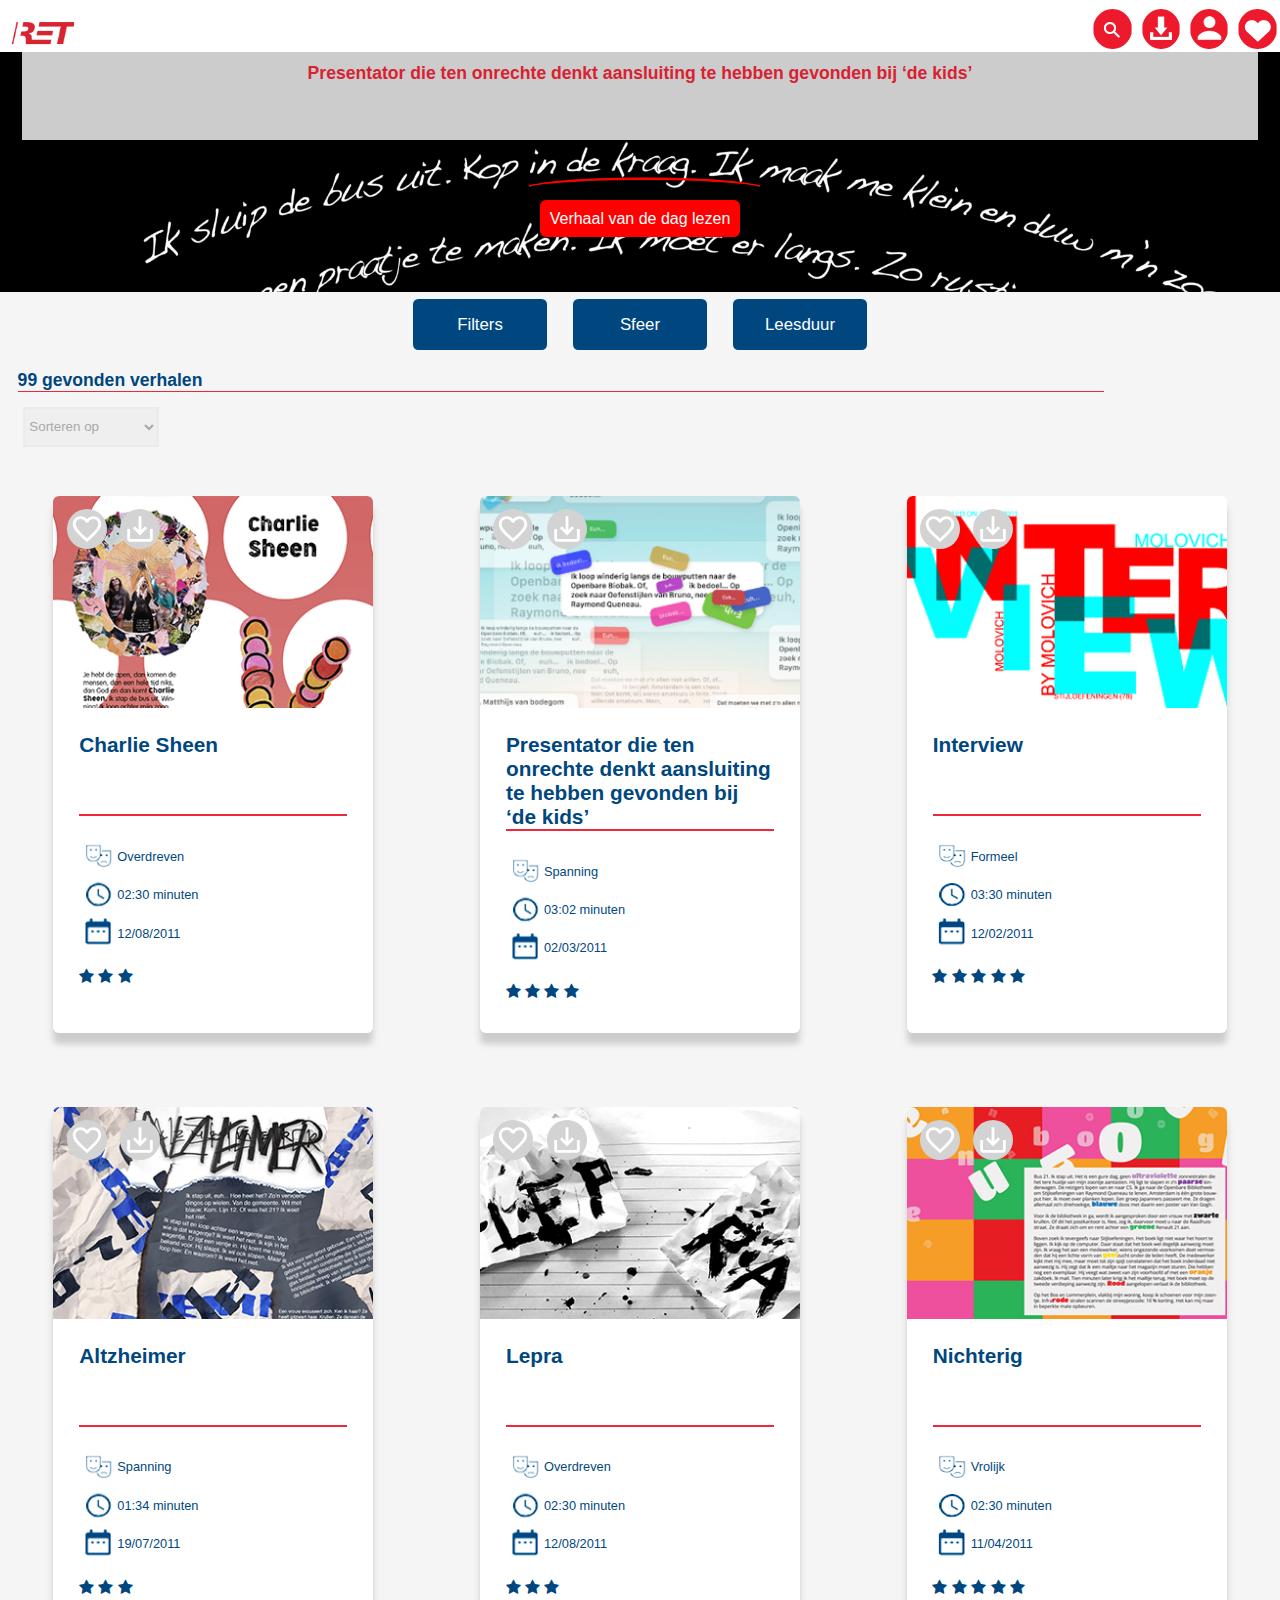
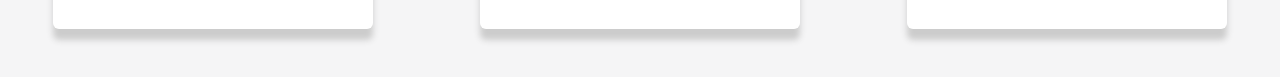
<file: Website_Marilyn_Doornink_213 HER/index.html>
<!DOCTYPE html>
<html lang="nl">

<head>
    <meta charset="UTF-8">
    <meta name="viewport" content="width=device-width, initial-scale=1.0">
    <title>Verhalen website RET</title>
    <link rel="stylesheet" type="text/css" href="css/styles2.css">
    <link rel="stylesheet" href="https://cdnjs.cloudflare.com/ajax/libs/font-awesome/4.7.0/css/font-awesome.min.css">
</head>

<body>
    <header>
        <a href=index.html> <img src="images/logo.png" alt="Logo van RET"> </a>
        <nav>
            <ul>
                <li>
                    <a href=index.html> <img src="images/zoek%20icon.png" alt="icon zoeken"> </a>
                </li>
                <li>
                    <a href=downloads.html> <img src="images/download%20icon.png" alt="icon dowloads"> </a>
                </li>
                <li>
                    <a href=account.html> <img src="images/profiel%20icon.png" alt="account dowloads"> </a>
                </li>
                <li>
                    <a href=gelikdeverhalen.html> <img src="images/like%20icon.png" alt="Like icon"> </a>
                </li>
            </ul>
        </nav>
        <h1>Verhalenwebsite van RET</h1>
    </header>

    <section>
        <h2>Presentator die ten onrechte denkt aansluiting te hebben gevonden bij ‘de kids’</h2>
        <a href="verhaal.html">Verhaal van de dag lezen </a>
    </section>

    <section>
        <ul>
            <li>Filters</li>
            <li>Sfeer</li>
            <li>Leesduur</li>
        </ul>
        <form action="gefilterd.html">
            <fieldset>
                <legend>Sfeer</legend>
                <label>
                    <input type="checkbox">
                    Formeel (9)
                </label>
                <label>
                    <input type="checkbox">
                    Avontuur (9)
                </label>
                <label>
                    <input type="checkbox">
                    Geschiedenis (4)
                </label>
                <label>
                    <input type="checkbox">
                    Grappig (8)
                </label>
                <label>
                    <input type="checkbox">
                    Vrolijk (8)
                </label>
                <label>
                    <input type="checkbox"/>
                    Gewelddadig (4)
                </label>
                <label>
                    <input type="checkbox">
                    Meertalig (3)
                </label>
                <label>
                    <input type="checkbox">
                    Spanning (6)
                </label>
                <label>
                    <input type="checkbox">
                    Overdreven (11)
                </label>
            </fieldset>

            <fieldset>
                <legend>Leesduur</legend>
                <label>
                    <input type="range">
                </label>
            </fieldset>
            <a href="index.html"> Toon gevonden verhalen</a>
        </form>
        <h2>99 gevonden verhalen </h2>
    </section>

    <select>
        <option value="0">Sorteren op</option>
        <option value="1">Recent</option>
        <option value="2">Meest gelezen</option>
        <option value="3">Meeste Likes</option>
        <option value="4">Meest gedownload</option>
        <option value="5">A-Z</option>
    </select>
    <main>
        <article>
            <picture>
                <img src='images/thumbnail3.jpg' alt="Afbeelding verhaal Charlie Sheen">
            </picture>
            <button>Like dit verhaal</button>
            <button>Download dit verhaal</button>
            <a href="verhaal.html">
                <h3>Charlie Sheen</h3>
                <footer>
                    <ul>
                        <li><img src="images/genre.png" alt="Genre">Overdreven</li>
                        <li><img src="images/leesduur.png" alt="Leesduur">02:30 minuten</li>
                        <li><img src="images/datum.png" alt="Like icon">12/08/2011</li>
                    </ul>
                    <ul>
                        <li class="fa fa-star"></li>
                        <li class="fa fa-star"></li>
                        <li class="fa fa-star"></li>
                    </ul>
                </footer>
            </a>
        </article>

        <article>
            <picture>
                <img src='images/thumbnail1.png' alt="Afbeelding verhaal Charlie Sheen">
            </picture>
            <button>Like dit verhaal</button>
            <button>Download dit verhaal</button>
            <a href="verhaal.html">
                <h3>Presentator die ten onrechte denkt aansluiting te hebben gevonden bij ‘de kids’</h3>
                <footer>
                    <ul>
                        <li><img src="images/genre.png" alt="Genre">Spanning</li>
                        <li><img src="images/leesduur.png" alt="Leesduur">03:02 minuten</li>
                        <li><img src="images/datum.png" alt="Like icon">02/03/2011</li>
                    </ul>
                    <ul>
                        <li class="fa fa-star"></li>
                        <li class="fa fa-star"></li>
                        <li class="fa fa-star"></li>
                        <li class="fa fa-star"></li>
                    </ul>
                </footer>
            </a>
        </article>
        <article>
            <picture>
                <img src='images/thumbnail2.png' alt="Afbeelding verhaal Charlie Sheen">
            </picture>
            <button>Like dit verhaal</button>
            <button>Download dit verhaal</button>
            <a href="verhaal.html">
                <h3>Interview</h3>
                <footer>
                    <ul>
                        <li><img src="images/genre.png" alt="Genre">Formeel</li>
                        <li><img src="images/leesduur.png" alt="Leesduur">03:30 minuten</li>
                        <li><img src="images/datum.png" alt="Like icon">12/02/2011</li>
                    </ul>
                    <ul>
                        <li class="fa fa-star"></li>
                        <li class="fa fa-star"></li>
                        <li class="fa fa-star"></li>
                        <li class="fa fa-star"></li>
                        <li class="fa fa-star"></li>
                    </ul>
                </footer>
            </a>
        </article>
        <article>
            <picture>
                <img src='images/thumbnail4.jpg' alt="Afbeelding verhaal Charlie Sheen">
            </picture>
            <button>Like dit verhaal</button>
            <button>Download dit verhaal</button>
            <a href="verhaal.html">
                <h3>Altzheimer</h3>
                <footer>
                    <ul>
                        <li><img src="images/genre.png" alt="Genre">Spanning</li>
                        <li><img src="images/leesduur.png" alt="Leesduur">01:34 minuten</li>
                        <li><img src="images/datum.png" alt="Like icon">19/07/2011</li>
                    </ul>
                    <ul>
                        <li class="fa fa-star"></li>
                        <li class="fa fa-star"></li>
                        <li class="fa fa-star"></li>
                    </ul>
                </footer>
            </a>
        </article>
        <article>
            <picture>
                <img src='images/thumbnail5.jpg' alt="Afbeelding verhaal Charlie Sheen">
            </picture>
            <button>Like dit verhaal</button>
            <button>Download dit verhaal</button>
            <a href="verhaal.html">
                <h3>Lepra</h3>
                <footer>
                    <ul>
                        <li><img src="images/genre.png" alt="Genre">Overdreven</li>
                        <li><img src="images/leesduur.png" alt="Leesduur">02:30 minuten</li>
                        <li><img src="images/datum.png" alt="Like icon">12/08/2011</li>
                    </ul>
                    <ul>
                        <li class="fa fa-star"></li>
                        <li class="fa fa-star"></li>
                        <li class="fa fa-star"></li>
                    </ul>
                </footer>
            </a>
        </article>
              <article>
            <picture>
                <img src='images/thumbnail6.jpg' alt="Afbeelding verhaal Charlie Sheen">
            </picture>
            <button>Like dit verhaal</button>
            <button>Download dit verhaal</button>
            <a href="verhaal.html">
                <h3>Nichterig</h3>
                <footer>
                    <ul>
                        <li><img src="images/genre.png" alt="Genre">Vrolijk</li>
                        <li><img src="images/leesduur.png" alt="Leesduur">02:30 minuten</li>
                        <li><img src="images/datum.png" alt="Like icon">11/04/2011</li>
                    </ul>
                    <ul>
                        <li class="fa fa-star"></li>
                        <li class="fa fa-star"></li>
                        <li class="fa fa-star"></li>
                        <li class="fa fa-star"></li>
                        <li class="fa fa-star"></li>
                    </ul>
                </footer>
            </a>
        </article>
    </main>
    
    <section>
<!--    melding je verhaal is geliked, je kunt deze terug vinden onder de navigatie icon likes-->
        <p>Je hebt dit verhaal geliked, dankjewel! Je kunt al je gevonden verhalen terug vinden onder het hartje in de navigatie zodat je ze altijd opnieuw kan lezen.</p>
    </section>
    
        <section>
<!--    melding je verhaal is geliked, je kunt deze terug vinden onder de navigatie icon likes-->
      
    </section>
    <script src="js/interacties.js"></script>
</body>

</html>
</file>
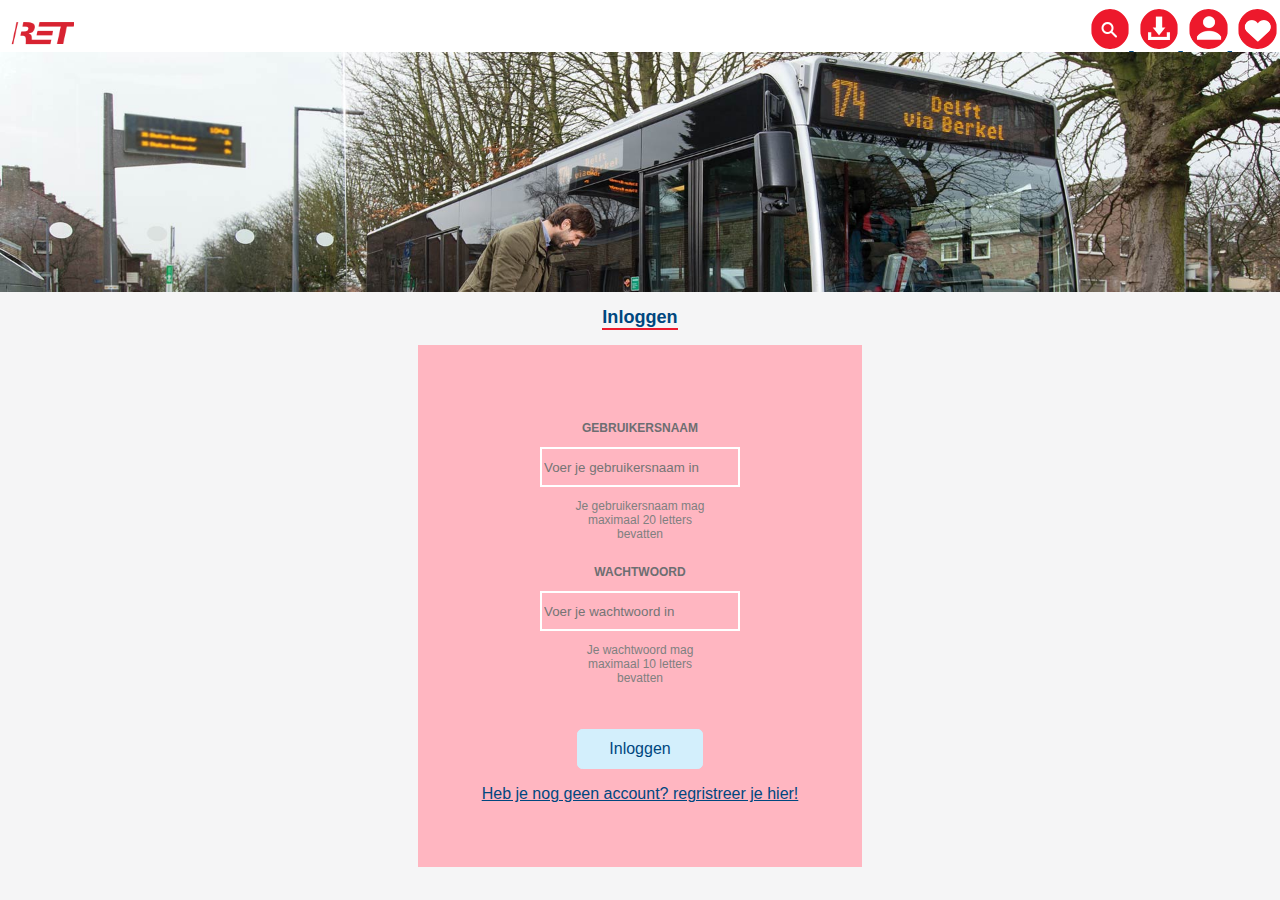
<file: Website_Marilyn_Doornink_213 HER/account.html>
<!DOCTYPE html>
<html lang="nl">

<head>
    <meta charset="UTF-8">
    <meta name="viewport" content="width=device-width, initial-scale=1.0">
    <title>Verhalen website RET | Inloggen</title>
    <link rel="stylesheet" type="text/css" href="css/styles3.css">
    <link rel="stylesheet" href="https://cdnjs.cloudflare.com/ajax/libs/font-awesome/4.7.0/css/font-awesome.min.css">
</head>

<body>

    <header>
        <a href=index.html> <img src="images/logo.png" alt="logo van ret"> </a>
        <nav>
            <ul>
                <li>
                    <a href=index.html> <img src="images/zoek%20icon.png" alt="icon zoeken"> </a>
                </li>
                <li>
                    <a href=downloads.html> <img src="images/download%20icon.png" alt="icon dowloads"> </a>
                </li>
                <li>
                    <a href=account.html> <img src="images/profiel%20icon.png" alt="account dowloads"> </a>
                </li>
                <li>
                    <a href=gelikdeverhalen.html> <img src="images/like%20icon.png" alt="Like icon"> </a>
                </li>
            </ul>
        </nav>

        <h1>Inloggen</h1>

    </header>
    <section>
        
    </section>

    <section>
        <h2>Inloggen</h2>
        <form action="index.html">
            <label for="gebruikersnaam">Gebruikersnaam </label>
            <input type="text" name="Gebruikersnaam" size=10 required id="gebruikersnaam" placeholder="Voer je gebruikersnaam in">
            <p>Je gebruikersnaam mag maximaal 20 letters bevatten</p>
            <label for="wachtwoord">Wachtwoord </label>
            <input type="password" name="Wachtwoord" size=10 required id="wachtwoord" placeholder="Voer je wachtwoord in">
            <p>Je wachtwoord mag maximaal 10 letters bevatten</p>
            <button type="submit">Inloggen</button>
            
              <a href="accountaanmaken.html">Heb je nog geen account? regristreer je hier!</a>
        </form>
        
      
        
    </section>
    
    
</body>
</file>
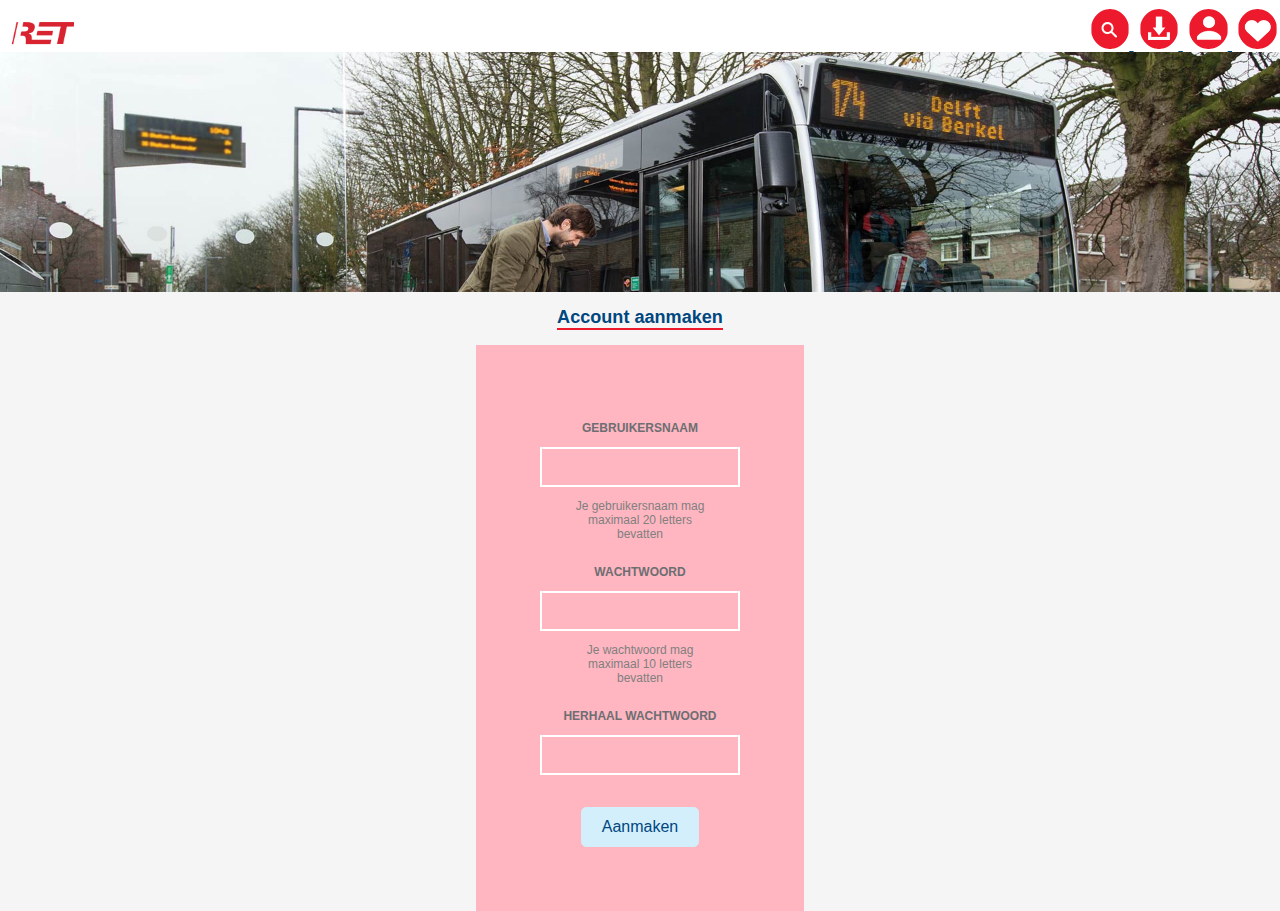
<file: Website_Marilyn_Doornink_213 HER/accountaanmaken.html>
<!DOCTYPE html>
<html lang="nl">

<head>
    <meta charset="UTF-8">
    <meta name="viewport" content="width=device-width, initial-scale=1.0">
    <title>Verhalen website RET | Account aanmaken</title>
    <link rel="stylesheet" type="text/css" href="css/styles3.css">
    <link rel="stylesheet" href="https://cdnjs.cloudflare.com/ajax/libs/font-awesome/4.7.0/css/font-awesome.min.css">
</head>

<body>

    <header>
        <a href=index.html> <img src="images/logo.png" alt="logo van ret"> </a>
        <nav>
            <ul>
                <li>
                    <a href=index.html> <img src="images/zoek%20icon.png" alt="icon zoeken"> </a>
                </li>
                <li>
                    <a href=downloads.html> <img src="images/download%20icon.png" alt="icon dowloads"> </a>
                </li>
                <li>
                    <a href=account.html> <img src="images/profiel%20icon.png" alt="account dowloads"> </a>
                </li>
                <li>
                    <a href=gelikdeverhalen.html> <img src="images/like%20icon.png" alt="Like icon"> </a>
                </li>
            </ul>
        </nav>

        <h1>Account aanmaken</h1>

    </header>

    <section>
        
    </section>

    <section>
        <h2>Account aanmaken</h2>
        <form action="account.html">
            <label for="gebruikersnaam">Gebruikersnaam </label>
            <input type="text" name="Gebruikersnaam" size=10 required id="gebruikersnaam">
            <p>Je gebruikersnaam mag maximaal 20 letters bevatten</p>
            <label for="wachtwoord">Wachtwoord </label>
            <input type="text" name="Wachtwoord" size=10 required id="wachtwoord">
            <p>Je wachtwoord mag maximaal 10 letters bevatten</p>
            <label for="herhaaldWachtwoord">Herhaal wachtwoord</label>
            <input type="text" name="Wachtwoord" size=10 required id="herhaaldWachtwoord">
            <button type="submit">Aanmaken</button>
        </form>
    </section>
    

</body>
</file>
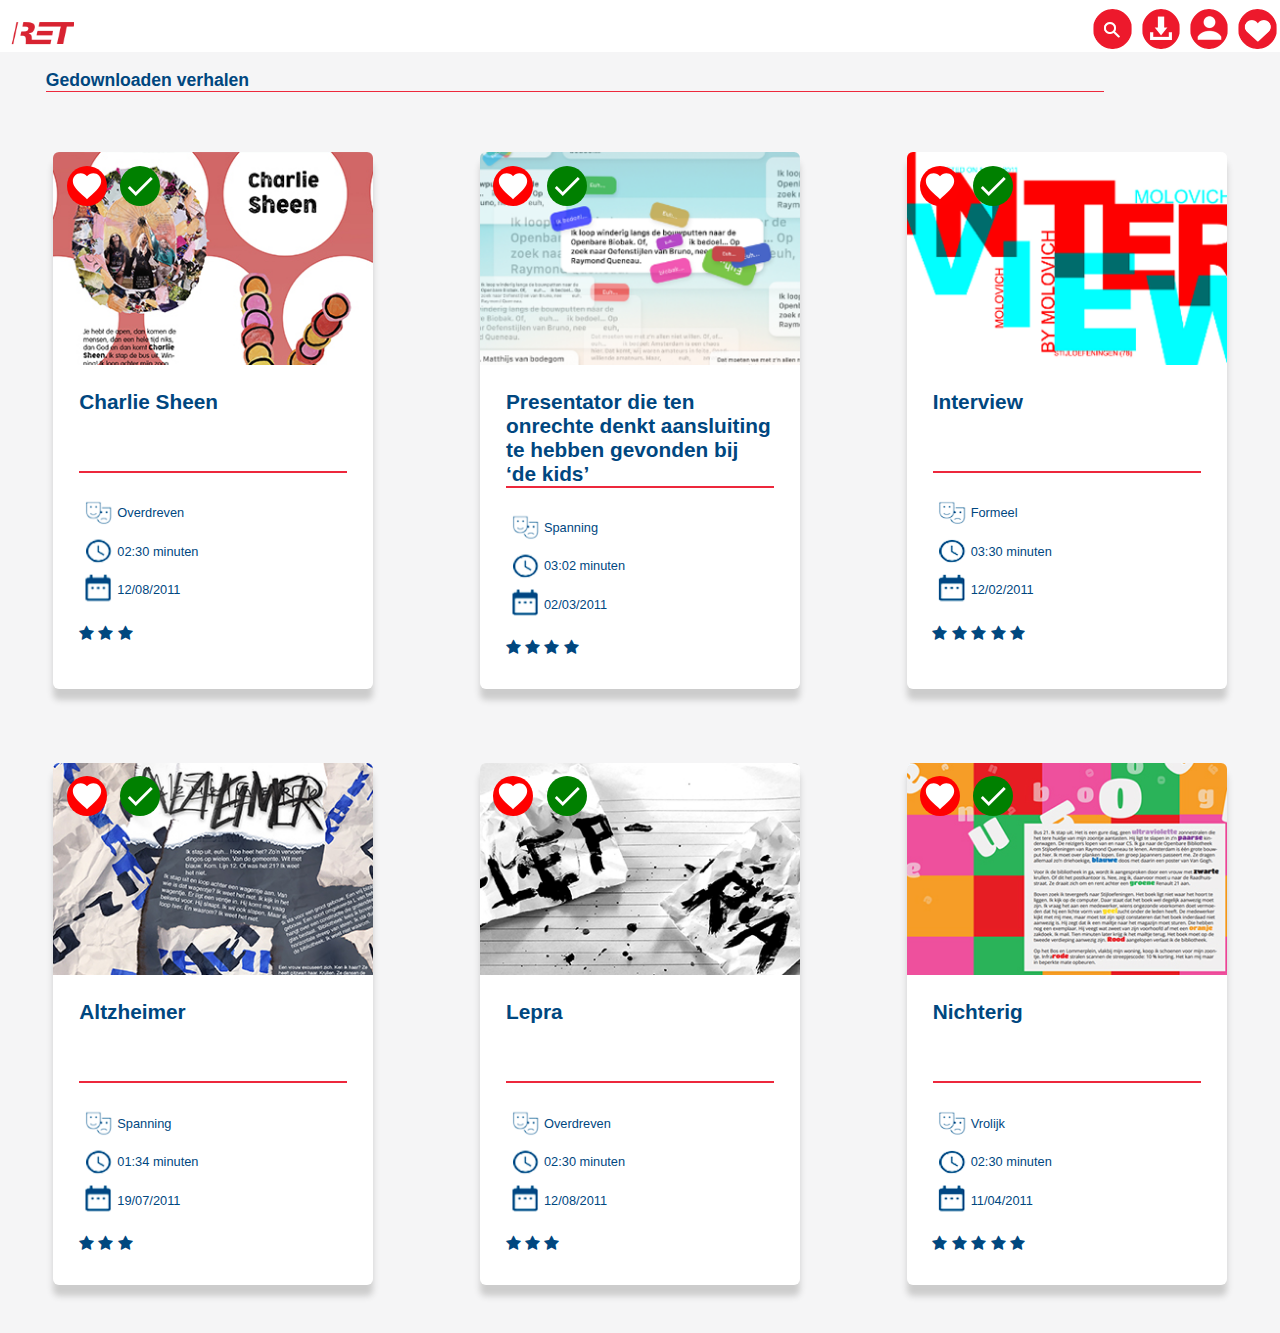
<file: Website_Marilyn_Doornink_213 HER/downloads.html>
<!DOCTYPE html>
<html lang="nl">

<head>
    <meta charset="UTF-8">
    <meta name="viewport" content="width=device-width, initial-scale=1.0">
    <title>Verhalen website RET</title>
    <link rel="stylesheet" type="text/css" href="css/styles5.css">
    <link rel="stylesheet" href="https://cdnjs.cloudflare.com/ajax/libs/font-awesome/4.7.0/css/font-awesome.min.css">
</head>

<body>
    <header>
        <!--        <img id="hier" src="images/logo.png" alt="logo van ret">-->
        <a href=index.html> <img src="images/logo.png" alt="Logo van RET"> </a>
        <nav>
            <ul>
                <li>
                    <a href=index.html> <img src="images/zoek%20icon.png" alt="icon zoeken"> </a>
                </li>
                <li>
                    <a href=downloads.html> <img src="images/download%20icon.png" alt="icon dowloads"> </a>
                </li>
                <li>
                    <a href=account.html> <img src="images/profiel%20icon.png" alt="account dowloads"> </a>
                </li>
                <li>
                    <a href=gelikdeverhalen.html> <img src="images/like%20icon.png" alt="Like icon"> </a>
                </li>
            </ul>
        </nav>
        <h1>Verhalenwebsite van RET</h1>
    </header>




    <section>

        <h2>Gedownloaden verhalen </h2>
    </section>


    <main>
        <!--       nieuwe html structuur-->
  <article>
            <picture>
                <img src='images/thumbnail3.jpg' alt="Afbeelding verhaal Charlie Sheen">
            </picture>
            <button>Like dit verhaal</button>
            <button>Download dit verhaal</button>
            <a href="verhaal.html">
                <h3>Charlie Sheen</h3>
                <footer>
                    <ul>
                        <li><img src="images/genre.png" alt="Genre">Overdreven</li>
                        <li><img src="images/leesduur.png" alt="Leesduur">02:30 minuten</li>
                        <li><img src="images/datum.png" alt="Like icon">12/08/2011</li>
                    </ul>
                    <ul>
                        <li class="fa fa-star"></li>
                        <li class="fa fa-star"></li>
                        <li class="fa fa-star"></li>
                    </ul>
                </footer>
            </a>
        </article>

        <article>
            <picture>
                <img src='images/thumbnail1.png' alt="Afbeelding verhaal Charlie Sheen">
            </picture>
            <button>Like dit verhaal</button>
            <button>Download dit verhaal</button>
            <a href="verhaal.html">
                <h3>Presentator die ten onrechte denkt aansluiting te hebben gevonden bij ‘de kids’</h3>
                <footer>
                    <ul>
                        <li><img src="images/genre.png" alt="Genre">Spanning</li>
                        <li><img src="images/leesduur.png" alt="Leesduur">03:02 minuten</li>
                        <li><img src="images/datum.png" alt="Like icon">02/03/2011</li>
                    </ul>
                    <ul>
                        <li class="fa fa-star"></li>
                        <li class="fa fa-star"></li>
                        <li class="fa fa-star"></li>
                        <li class="fa fa-star"></li>
                    </ul>
                </footer>
            </a>
        </article>
        <article>
            <picture>
                <img src='images/thumbnail2.png' alt="Afbeelding verhaal Charlie Sheen">
            </picture>
            <button>Like dit verhaal</button>
            <button>Download dit verhaal</button>
            <a href="verhaal.html">
                <h3>Interview</h3>
                <footer>
                    <ul>
                        <li><img src="images/genre.png" alt="Genre">Formeel</li>
                        <li><img src="images/leesduur.png" alt="Leesduur">03:30 minuten</li>
                        <li><img src="images/datum.png" alt="Like icon">12/02/2011</li>
                    </ul>
                    <ul>
                        <li class="fa fa-star"></li>
                        <li class="fa fa-star"></li>
                        <li class="fa fa-star"></li>
                        <li class="fa fa-star"></li>
                        <li class="fa fa-star"></li>
                    </ul>
                </footer>
            </a>
        </article>
        <article>
            <picture>
                <img src='images/thumbnail4.jpg' alt="Afbeelding verhaal Charlie Sheen">
            </picture>
            <button>Like dit verhaal</button>
            <button>Download dit verhaal</button>
            <a href="verhaal.html">
                <h3>Altzheimer</h3>
                <footer>
                    <ul>
                        <li><img src="images/genre.png" alt="Genre">Spanning</li>
                        <li><img src="images/leesduur.png" alt="Leesduur">01:34 minuten</li>
                        <li><img src="images/datum.png" alt="Like icon">19/07/2011</li>
                    </ul>
                    <ul>
                        <li class="fa fa-star"></li>
                        <li class="fa fa-star"></li>
                        <li class="fa fa-star"></li>
                    </ul>
                </footer>
            </a>
        </article>
        <article>
            <picture>
                <img src='images/thumbnail5.jpg' alt="Afbeelding verhaal Charlie Sheen">
            </picture>
            <button>Like dit verhaal</button>
            <button>Download dit verhaal</button>
            <a href="verhaal.html">
                <h3>Lepra</h3>
                <footer>
                    <ul>
                        <li><img src="images/genre.png" alt="Genre">Overdreven</li>
                        <li><img src="images/leesduur.png" alt="Leesduur">02:30 minuten</li>
                        <li><img src="images/datum.png" alt="Like icon">12/08/2011</li>
                    </ul>
                    <ul>
                        <li class="fa fa-star"></li>
                        <li class="fa fa-star"></li>
                        <li class="fa fa-star"></li>
                    </ul>
                </footer>
            </a>
        </article>
              <article>
            <picture>
                <img src='images/thumbnail6.jpg' alt="Afbeelding verhaal Charlie Sheen">
            </picture>
            <button>Like dit verhaal</button>
            <button>Download dit verhaal</button>
            <a href="verhaal.html">
                <h3>Nichterig</h3>
                <footer>
                    <ul>
                        <li><img src="images/genre.png" alt="Genre">Vrolijk</li>
                        <li><img src="images/leesduur.png" alt="Leesduur">02:30 minuten</li>
                        <li><img src="images/datum.png" alt="Like icon">11/04/2011</li>
                    </ul>
                    <ul>
                        <li class="fa fa-star"></li>
                        <li class="fa fa-star"></li>
                        <li class="fa fa-star"></li>
                        <li class="fa fa-star"></li>
                        <li class="fa fa-star"></li>
                    </ul>
                </footer>
            </a>
        </article>
    </main>
    
 
        <section>
<!--    melding je verhaal is geliked, je kunt deze terug vinden onder de navigatie icon likes-->
      
    </section>
</body>

</html>
</file>
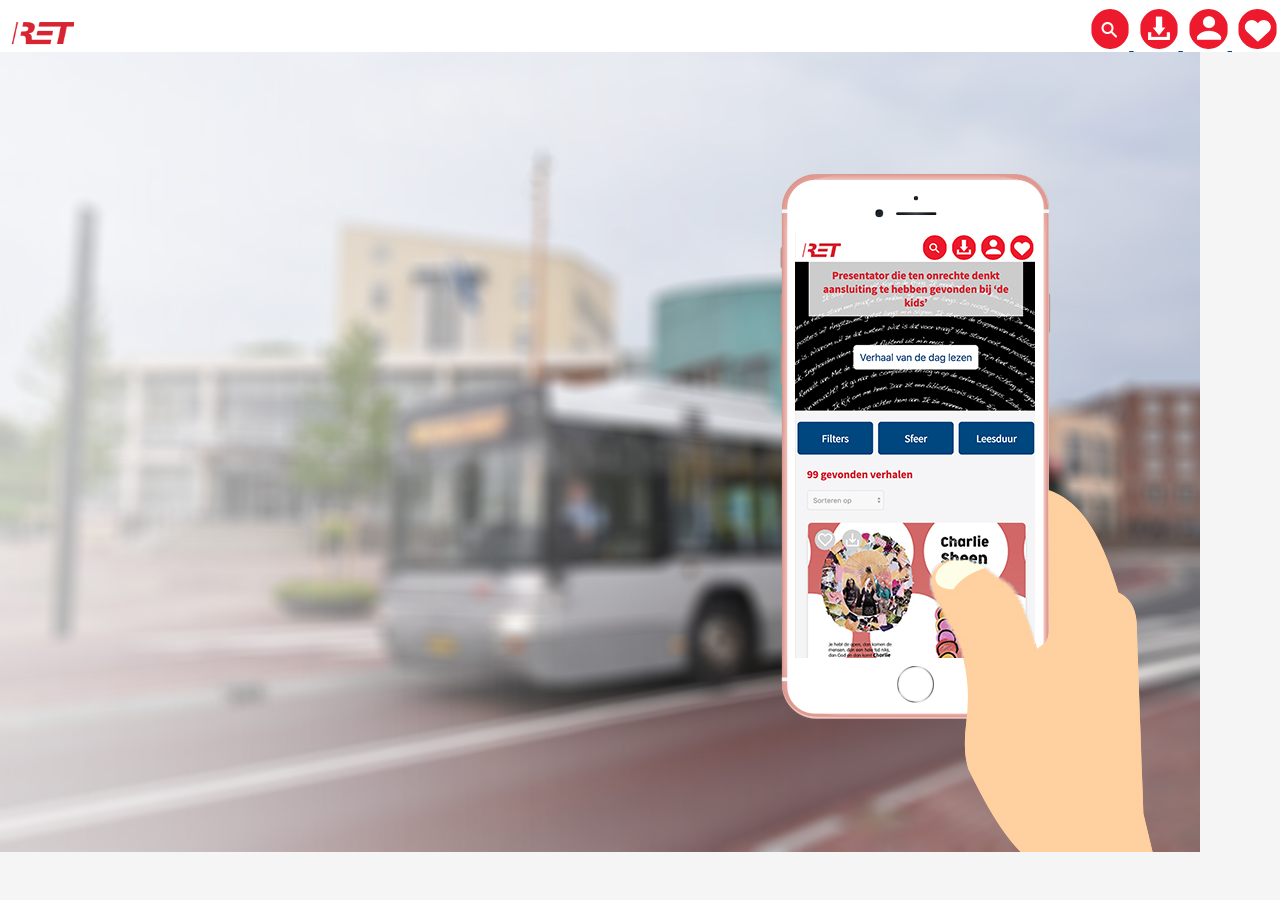
<file: Website_Marilyn_Doornink_213 HER/gefeliciteerd.html>
<!DOCTYPE html>
<html lang="nl">

<head>
    <meta charset="UTF-8">
    <meta name="viewport" content="width=device-width, initial-scale=1.0">
    <title>Verhalen website RET | Inloggen</title>
    <link rel="stylesheet" type="text/css" href="css/styles3.css">
    <link rel="stylesheet" href="https://cdnjs.cloudflare.com/ajax/libs/font-awesome/4.7.0/css/font-awesome.min.css">
</head>

<body>

    <header>
        <a href=index.html> <img src="images/logo.png" alt="logo van ret"> </a>
        <nav>
            <ul>
                <li>
                    <a href=Zoeken.html> <img src="images/zoek%20icon.png" alt="icon zoeken"> </a>
                </li>
                <li>
                    <a href=downloads.html> <img src="images/download%20icon.png" alt="icon dowloads"> </a>
                </li>
                <li>
                    <a href=account.html> <img src="images/profiel%20icon.png" alt="account dowloads"> </a>
                </li>
                <li>
                    <a href=Likes.html> <img src="images/like%20icon.png" alt="Like icon"> </a>
                </li>
            </ul>
        </nav>

        <h1>Inloggen</h1>

    </header>

<img src="images/gefeliciteerd.jpg" alt="Afbeelding app RET">
</file>
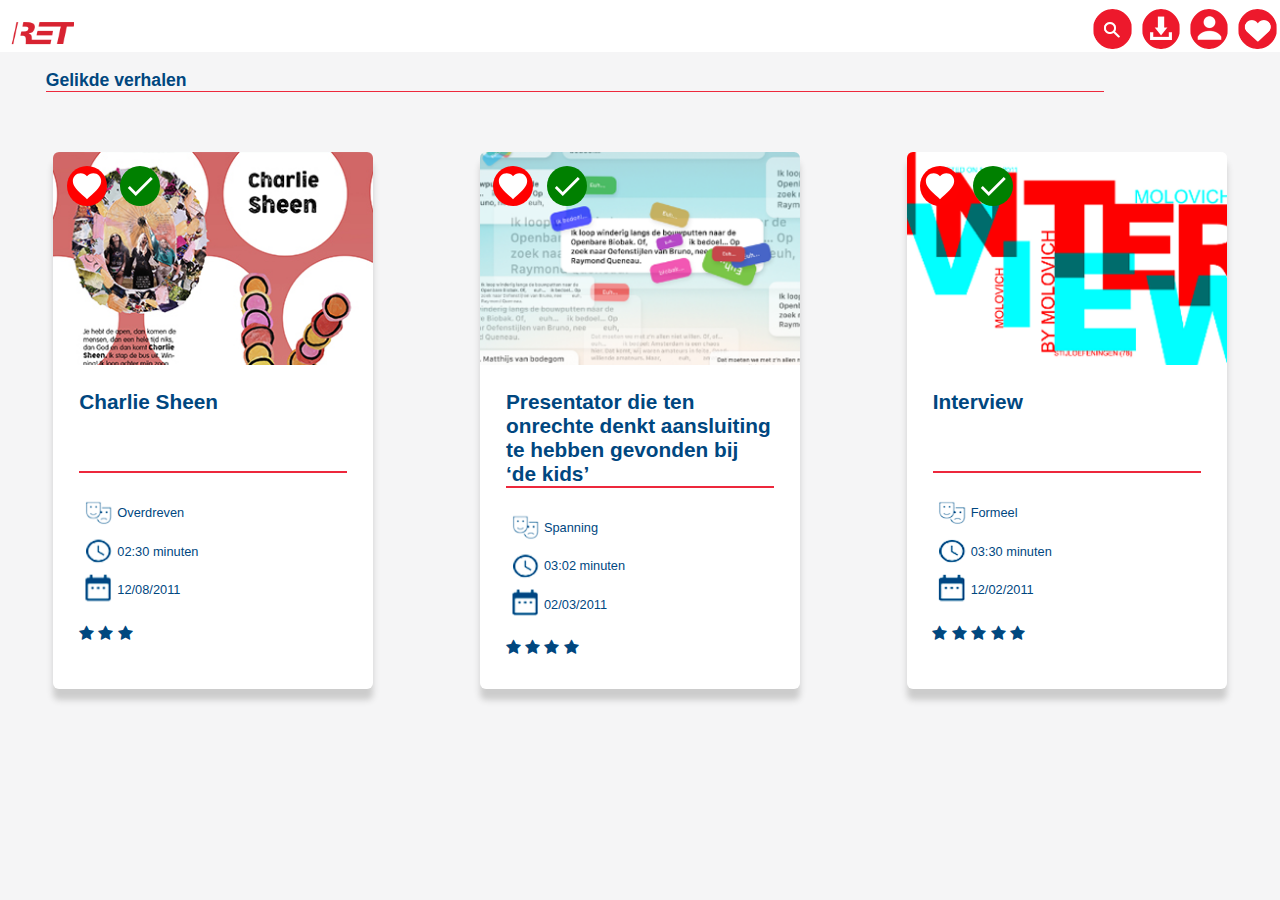
<file: Website_Marilyn_Doornink_213 HER/gelikdeverhalen.html>
<!DOCTYPE html>
<html lang="nl">

<head>
    <meta charset="UTF-8">
    <meta name="viewport" content="width=device-width, initial-scale=1.0">
    <title>Verhalen website RET</title>
    <link rel="stylesheet" type="text/css" href="css/styles5.css">
    <link rel="stylesheet" href="https://cdnjs.cloudflare.com/ajax/libs/font-awesome/4.7.0/css/font-awesome.min.css">
</head>

<body>
    <header>
        <!--        <img id="hier" src="images/logo.png" alt="logo van ret">-->
        <a href=index.html> <img src="images/logo.png" alt="Logo van RET"> </a>
        <nav>
            <ul>
                <li>
                    <a href=index.html> <img src="images/zoek%20icon.png" alt="icon zoeken"> </a>
                </li>
                <li>
                    <a href=downloads.html> <img src="images/download%20icon.png" alt="icon dowloads"> </a>
                </li>
                <li>
                    <a href=account.html> <img src="images/profiel%20icon.png" alt="account dowloads"> </a>
                </li>
                <li>
                    <a href=gelikdeverhalen.html> <img src="images/like%20icon.png" alt="Like icon"> </a>
                </li>
            </ul>
        </nav>
        <h1>Verhalenwebsite van RET</h1>
    </header>




    <section>

        <h2>Gelikde verhalen </h2>
    </section>


    <main>
        <!--       nieuwe html structuur-->
  <article>
            <picture>
                <img src='images/thumbnail3.jpg' alt="Afbeelding verhaal Charlie Sheen">
            </picture>
            <button>Like dit verhaal</button>
            <button>Download dit verhaal</button>
            <a href="verhaal.html">
                <h3>Charlie Sheen</h3>
                <footer>
                    <ul>
                        <li><img src="images/genre.png" alt="Genre">Overdreven</li>
                        <li><img src="images/leesduur.png" alt="Leesduur">02:30 minuten</li>
                        <li><img src="images/datum.png" alt="Like icon">12/08/2011</li>
                    </ul>
                    <ul>
                        <li class="fa fa-star"></li>
                        <li class="fa fa-star"></li>
                        <li class="fa fa-star"></li>
                    </ul>
                </footer>
            </a>
        </article>

        <article>
            <picture>
                <img src='images/thumbnail1.png' alt="Afbeelding verhaal Charlie Sheen">
            </picture>
            <button>Like dit verhaal</button>
            <button>Download dit verhaal</button>
            <a href="verhaal.html">
                <h3>Presentator die ten onrechte denkt aansluiting te hebben gevonden bij ‘de kids’</h3>
                <footer>
                    <ul>
                        <li><img src="images/genre.png" alt="Genre">Spanning</li>
                        <li><img src="images/leesduur.png" alt="Leesduur">03:02 minuten</li>
                        <li><img src="images/datum.png" alt="Like icon">02/03/2011</li>
                    </ul>
                    <ul>
                        <li class="fa fa-star"></li>
                        <li class="fa fa-star"></li>
                        <li class="fa fa-star"></li>
                        <li class="fa fa-star"></li>
                    </ul>
                </footer>
            </a>
        </article>
        <article>
            <picture>
                <img src='images/thumbnail2.png' alt="Afbeelding verhaal Charlie Sheen">
            </picture>
            <button>Like dit verhaal</button>
            <button>Download dit verhaal</button>
            <a href="verhaal.html">
                <h3>Interview</h3>
                <footer>
                    <ul>
                        <li><img src="images/genre.png" alt="Genre">Formeel</li>
                        <li><img src="images/leesduur.png" alt="Leesduur">03:30 minuten</li>
                        <li><img src="images/datum.png" alt="Like icon">12/02/2011</li>
                    </ul>
                    <ul>
                        <li class="fa fa-star"></li>
                        <li class="fa fa-star"></li>
                        <li class="fa fa-star"></li>
                        <li class="fa fa-star"></li>
                        <li class="fa fa-star"></li>
                    </ul>
                </footer>
            </a>
        </article>

    </main>
    
 
        <section>
<!--    melding je verhaal is geliked, je kunt deze terug vinden onder de navigatie icon likes-->
      
    </section>
</body>

</html>
</file>
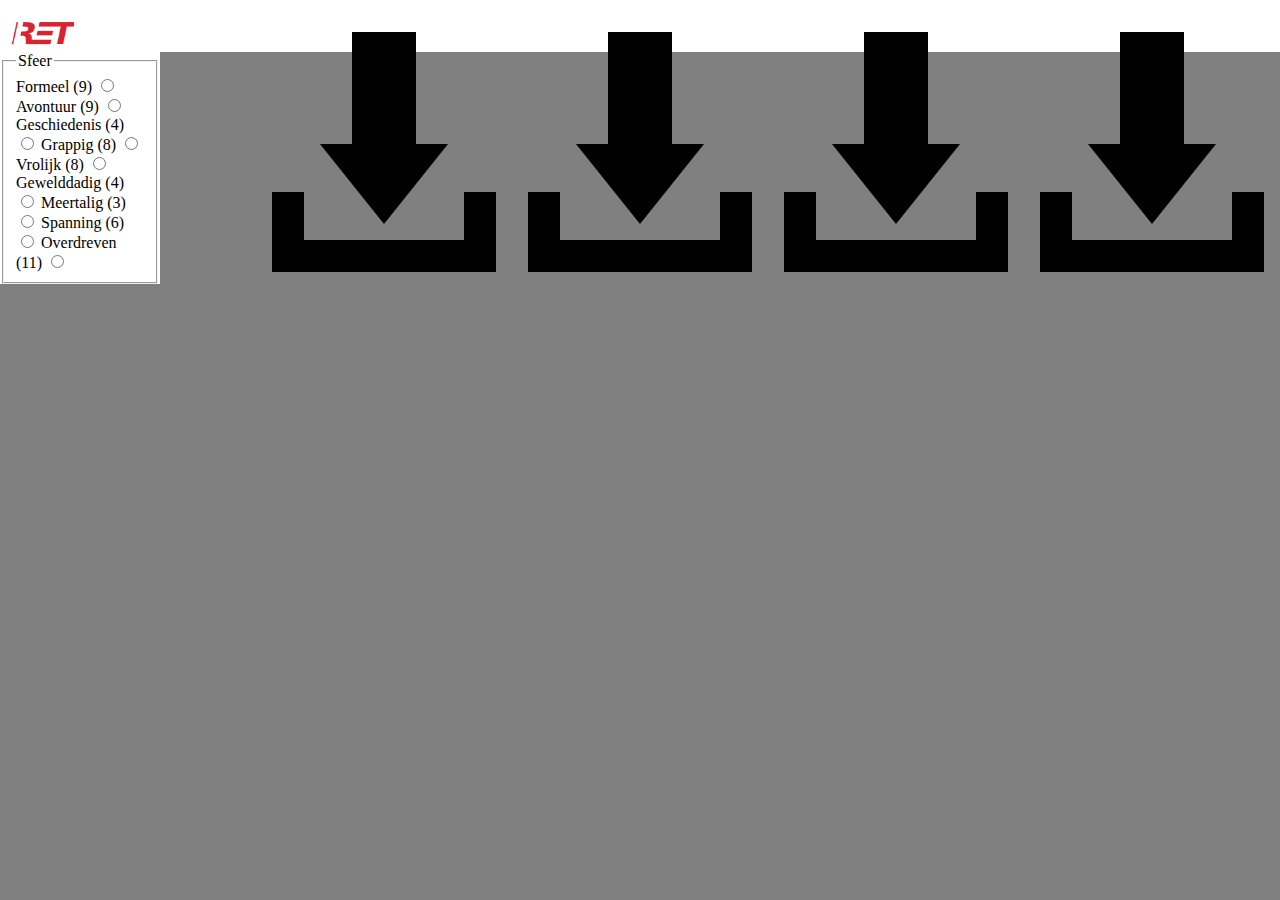
<file: Website_Marilyn_Doornink_213 HER/test.html>
<!DOCTYPE html>
<html lang="nl">

<head>
    <meta charset="UTF-8">
    <meta name="viewport" content="width=device-width, initial-scale=1.0">
    <title>Verhalen website RET</title>
    <link rel="stylesheet" type="text/css" href="css/styles4.css">
    <link rel="stylesheet" href="https://cdnjs.cloudflare.com/ajax/libs/font-awesome/4.7.0/css/font-awesome.min.css">
</head>

    <body>

    <header>
               <a href=index.html> <img src="images/logo.png" alt="logo van ret"> </a>
        <nav>
            <ul>
                <li>
                    <a href=Zoeken.html> <img src="images/downloadleeg.png" alt="icon zoeken"> </a>
                </li>
                <li>
                   <a href=Zoeken.html> <img src="images/downloadleeg.png" alt="icon zoeken"> </a>
                </li>
                <li>
                   <a href=Zoeken.html> <img src="images/downloadleeg.png" alt="icon zoeken"> </a>
                </li>
                <li>
                   <a href=Zoeken.html> <img src="images/downloadleeg.png" alt="icon zoeken"> </a>
                </li>
            </ul>
        </nav>
        
    </header>
       
        <form id="sfeermenu" action="#">
        <fieldset>
            <legend>Sfeer</legend>
            <label>Formeel (9)
                <input type="radio" name="radio-btn" />
            </label>
            <label>Avontuur (9)
                <input type="radio" name="radio-btn" />
            </label>
            <label>Geschiedenis (4)
                <input type="radio" name="radio-btn" />
            </label>
            <label>Grappig (8)
                <input type="radio" name="radio-btn" />
            </label>
            <label>Vrolijk (8)
                <input type="radio" name="radio-btn" />
            </label>
            <label>Gewelddadig (4)
                <input type="radio" name="radio-btn" />
            </label>
            <label>Meertalig (3)
                <input type="radio" name="radio-btn" />
            </label>
            <label>Spanning (6)
                <input type="radio" name="radio-btn" />
            </label>
            <label>Overdreven (11)
                <input type="radio" name="radio-btn" />
            </label>

        </fieldset>
        </form>
       
      </body>
</file>
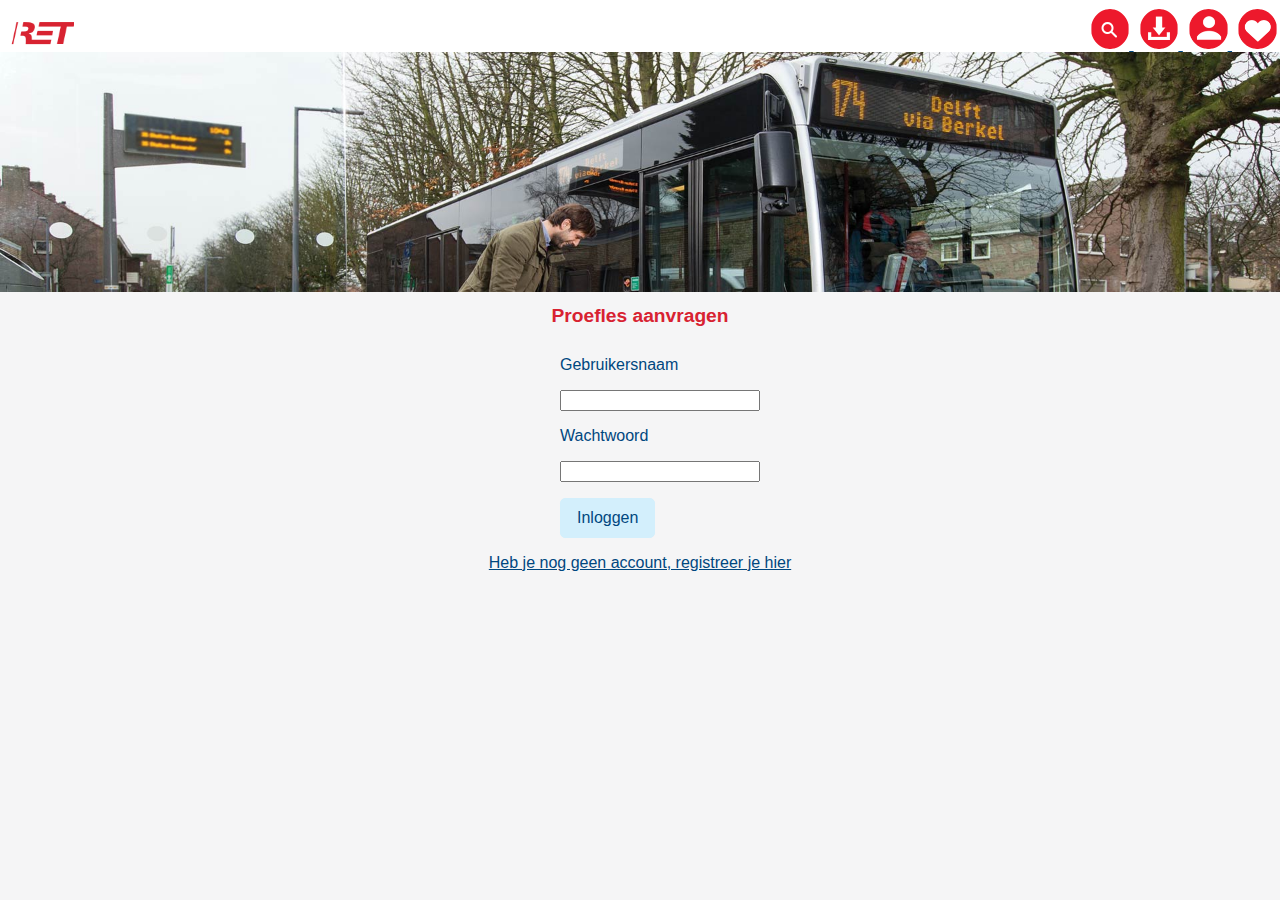
<file: Website_Marilyn_Doornink_213/account.html>
<!DOCTYPE html>
<html lang="en">

<head>
    <meta charset="UTF-8">
    <meta name="viewport" content="width=device-width, initial-scale=1.0">
    <title>Verhalen website RET</title>
    <link rel="stylesheet" type="text/css" href="css/styles3.css">
    <link rel="stylesheet" href="https://cdnjs.cloudflare.com/ajax/libs/font-awesome/4.7.0/css/font-awesome.min.css">
</head>

<body>
<!--
    <header>
    <img src="images/logo.png" alt="logo van ret">
        <a href=index.html> <img src="images/logo.png"alt="logo van ret"> </a>
        
        <nav>
            <ul>
                <li>
                    <a href=Zoeken.html> <img src="images/zoek%20icon.png" alt="icon zoeken"> </a>
                </li>
                <li>
                    <a href=downloads.html> <img src="images/download%20icon.png" alt="icon dowloads"> </a>
                </li>
                <li>
                    <a href=account.html> <img src="images/profiel%20icon.png" alt="account dowloads"> </a>
                </li>
                <li>
                    <a href=Likes.html> <img src="images/like%20icon.png" alt="Like icon"> </a>
                </li>
            </ul>
        </nav>

    </header>
               
            
-->
   <header>
               <a href=index.html> <img src="images/logo.png"alt="logo van ret"> </a>
        <nav>
            <ul>
                <li>
                    <a href=Zoeken.html> <img src="images/zoek%20icon.png" alt="icon zoeken"> </a>
                </li>
                <li>
                    <a href=downloads.html> <img src="images/download%20icon.png" alt="icon dowloads"> </a>
                </li>
                <li>
                    <a href=account.html> <img src="images/profiel%20icon.png" alt="account dowloads"> </a>
                </li>
                <li>
                    <a href=Likes.html> <img src="images/like%20icon.png" alt="Like icon"> </a>
                </li>
            </ul>
        </nav>

    </header>
   
    <section>
        
        
    </section>

               
    <section>
        <h1>Proefles aanvragen</h1>
        <form action=”http://www.example.com/subscribe.php”>
            <p>Gebruikersnaam</p>
            <input type="text" name="Gebruikersnaam" size=10 />
            <p>Wachtwoord</p>
            <input type="text" name="Wachtwoord" size=10 />
            
            <button> Inloggen </button>
        </form>
        
        <a href="accountaanmaken.html">Heb je nog geen account, registreer je hier</a>
        
    </section>
</file>
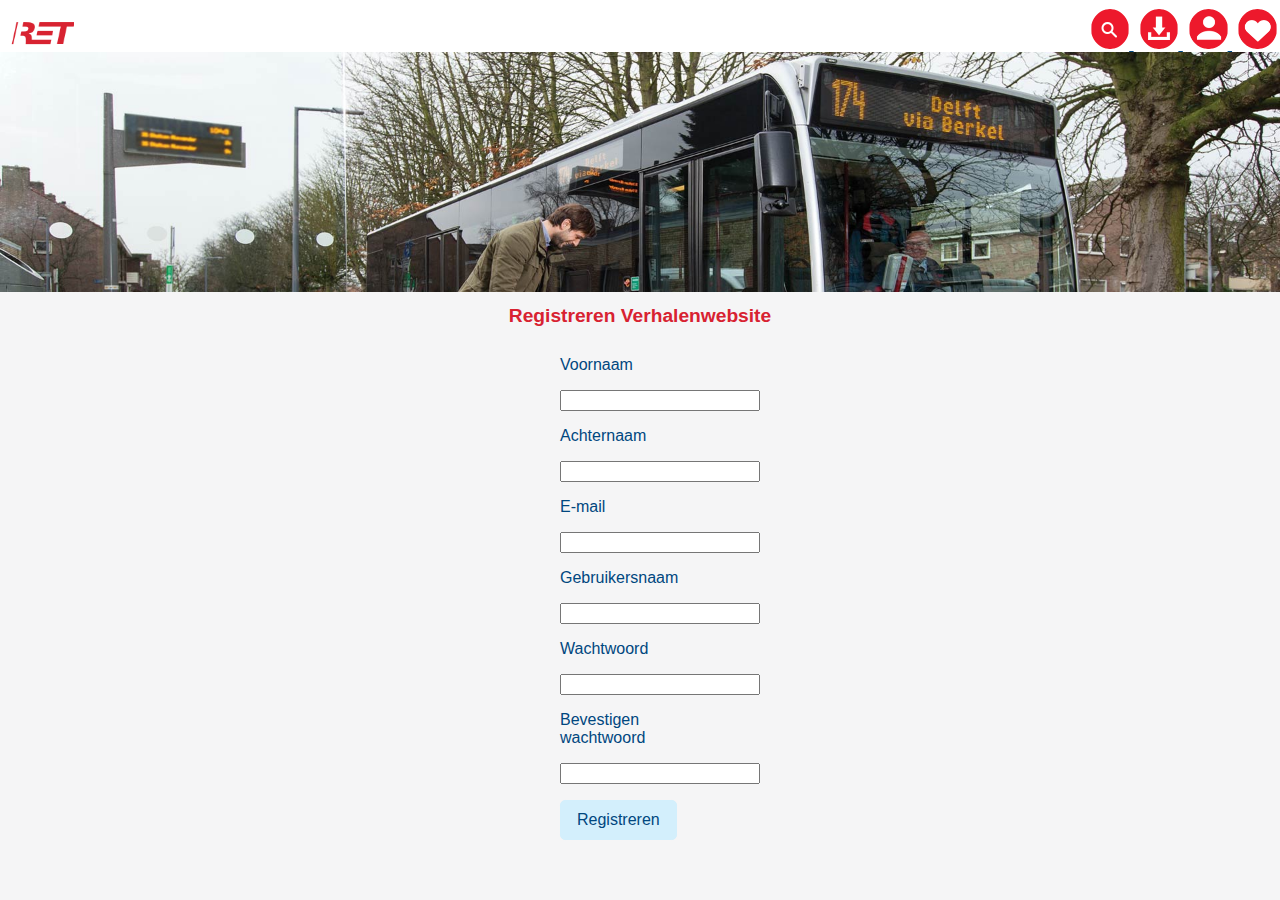
<file: Website_Marilyn_Doornink_213/accountaanmaken.html>
<!DOCTYPE html>
<html lang="en">

<head>
    <meta charset="UTF-8">
    <meta name="viewport" content="width=device-width, initial-scale=1.0">
    <title>Verhalen website RET</title>
    <link rel="stylesheet" type="text/css" href="css/styles3.css">
    <link rel="stylesheet" href="https://cdnjs.cloudflare.com/ajax/libs/font-awesome/4.7.0/css/font-awesome.min.css">
</head>

<body>
    <header>
<!--    <img src="images/logo.png" alt="logo van ret">-->
        <a href=index.html> <img src="images/logo.png"alt="logo van ret"> </a>
        <nav>
            <ul>
                <li>
                    <a href=Zoeken.html> <img src="images/zoek%20icon.png" alt="icon zoeken"> </a>
                </li>
                <li>
                    <a href=downloads.html> <img src="images/download%20icon.png" alt="icon dowloads"> </a>
                </li>
                <li>
                    <a href=account.html> <img src="images/profiel%20icon.png" alt="account dowloads"> </a>
                </li>
                <li>
                    <a href=Likes.html> <img src="images/like%20icon.png" alt="Like icon"> </a>
                </li>
            </ul>
        </nav>

    </header>
               
    <section>
        
        
    </section>

               
    <section>
        <h1>Registreren Verhalenwebsite</h1>
        <form action=”http://www.example.com/subscribe.php”>
            <p>Voornaam</p>
            <input type="text" name="Voornaam" size=10 />
            <p>Achternaam</p>
            <input type="text" name="Achternaam" size=10 />
            <p>E-mail</p>
            <input type="text" name="E-mail" size=10 />
             <p>Gebruikersnaam</p>
            <input type="text" name="Gebruikersnaam" size=10 />
            <p>Wachtwoord</p>
            <input type="text" name="Wachtwoord" size=10 />
             <p>Bevestigen wachtwoord</p>
            <input type="text" name="Wachtwoord" size=10 />
            
            <button> Registreren</button>
        </form>
        

        
    </section>
</file>
<file: Website_Marilyn_Doornink_213 HER/css/styles2.css>
* {
    box-sizing: border-box;
}

/*algemeen*/
body {
    font-family: 'Source Sans Pro', sans-serif;
    background-color: #F5F5F6;
    width: 100%;
    margin: 0;
}

header>h1 {
    position: absolute;
    left: -9999vw;
}

h2 {
    font-size: 1.1em;
    color: #D82231;
}

section:nth-of-type(2)>h2{
    color: #00477F;
    border-bottom: 0.1em solid #ED283C;
    margin-left: 1em;
    margin-right: 10em;
    margin-top: 1em;
}

h3 {
    font-size: 1.1em;
    color: #D82231;
}

p,
li,
legend,
option,
label {
    font-size: 0.8em;
    color: #00477F
}

button {
    outline: 0;
}

a {
    text-decoration: none;
    color: #00477F
}

/*header*/

header {
    background-color: white;
    width: 100%;
    display: flex;
    justify-content: space-between;
    left: 0;
    top: 0;
    z-index: 99;
    height: 3.25em;
}

header>img {
    position: relative;
    width: 4em;
    height: auto;
    left: 0.63em;
    padding-top: 0.31em;
}

header>nav>ul {
    list-style: none;
    right: 5%;
    top: 0%;
    padding-left: 0%;
    margin-top: 0.5em;
}

header>nav>ul>li {
    display: inline;
    padding: 0.2rem;
}

header>nav>ul>li>a>img {
    width: 3em;
}

header>a>img{
        width: 4em;
        position: relative;
    height: auto;
    left: 0.63em;
    margin-top: 1em;
}


section:first-of-type {
    background-image: url(../images/verhaal1.png);
    background-size: cover;
    width: 100%;
    left: 0;
    height: 13.75em;
    text-align: center;
    min-height: 15em;
}

section:first-of-type>h2 {
    margin: 1.25em;
    margin-top: 0em;
    margin-bottom: 4em;
    padding: 0.62em;
    background-color: rgba(255, 255, 255, 0.8);
    min-height: 5em;
}

section:first-of-type>button {
    max-width: 90%;
    background-color: white;
    color: #00477F;
    font-size: 100%;
    padding: 0.62em;
    border-radius: 0.37em;
    margin-top: 1.5em;
    margin-top: 1.5em;
    cursor: pointer;
}

section:first-of-type>a{
    max-width: 90%;
    background-color: red;
    color: white;
    font-size: 100%;
    padding: 0.62em;
    border-radius: 0.37em;
    margin-top: 1.5em;
    margin-top: 1.5em;
    cursor: pointer;
}

 section:first-of-type>a:hover{
   background-color: #00477F;
   color: white;
}

section h2 {
    margin-left: 1.1em;
}

body > section:nth-of-type(3){
    left: 0;
    right: 0;
    background-color: #00477F;
    display: flex;
    justify-content: center;
    position: fixed;
    transition: 1s ease-in;
    bottom: -999px;
   
}

/*geliked*/
body > section:nth-of-type(3).show {
    bottom: 0em;
    background-color: #00477F;
}

/*gedownload*/
body > section:nth-of-type(3).gedownload{
    background-color: #377d22;
}

/*error download*/
body > section:nth-of-type(3).error{
    background-color: orange;
}


body > section:nth-of-type(3)> p{
    color: white;
    max-width: 30em;
    text-align: center;
    padding: 1.87em;
}

#leesduurmenu {
    display: none;
}

#sfeermenu {
    display: none;
}

body section > form {
    /* styles */
    padding:  0 1.75em;
    height: 0;
    overflow: hidden;
    transition: 1s ease;   
    display: flex;
    justify-content: center;
    flex-direction: column;
}

body section > form.is-open {
    height: auto;
    overflow:visible;
}

body section > form fieldset {
    border: none;
    padding: 0;
    margin: 1em 0;
}

body section > form label {
    display: block;
    background-color: white;
    border: 0.125em solid lightgrey;
    margin: 1em 0;
    padding: 1em;
    cursor: pointer;
    border-radius: .2em;
}

body section > form label:hover{
    color: red;
    background-color: lightgrey;
}


body section > form legend {
    font-size: .7em;
    font-weight: 600;
    color: #6d6e71;
    text-transform: uppercase;
}
body section > form input {
    margin-bottom: 1em;
}

body section > form input[type="range"] {
    -webkit-appearance: none;
    -moz-appearance: none;
    appearance: none;
    width: 100%;
    height: .6rem;
    border-radius: 2.5em;
    background: lightgrey;
    cursor: pointer;
    position: relative;
    color: #00477F;
}

body section > form input[type="range"]:hover{
    background: white;
}

body section > form input[type="range"]::before {
    content: "0 min";
    position: absolute;
    top: 1.2em;
    left: 0;
}

body section > form input[type="range"]::after {
    content: "7 min";
    position: absolute;
    top: 1.2em;
    right: 0;
}

body section > form input[type="range"]::-webkit-slider-thumb {
    -webkit-appearance: none;
    -moz-appearance: none;
    appearance: none;
    background: #00477F;
    height: 1.8em;
    width: 1.8em;
    border-radius: 100%;
}

label[for=message]{
   margin-left: 0.8em;
    font-size: 1em;
    border-bottom: 0.1em solid #ED283C;
    width: 10em;
}

form>a{ 
    background-color: #00477F;
    color: white;
    font-size: 100%;
    padding: 0.62em;
    border-radius: 0.37em;
    margin-top: 1.5em;
    margin-bottom: 3em;
    cursor: pointer;
    max-width: 20em;
}

form>a:hover{ 
    background-color: red;
    color: white;
    cursor: pointer;
}

body>section>ul {
    font-size: 15%;
    margin-top: 3em;
    padding-left: 0%;
    left: 0;
    width: 100%;
    text-align: center;
    display: flex;
    justify-content: center;
    list-style: none;
}

body>section>ul>li {
    width: 8em;
    background-color: #00477F;
    color: white;
    padding: 0.93em;
    font-size: 7em;
    margin: 0% 1%;
    border-radius: 0.31em;
    transition: background-color 0.2s;
    transition: color 0.2s;
    cursor: pointer;
}



body>ul>li:hover {
    background-color: #D82231;
    color: #00477F;
}

body>p {
    top: 21.25em;
    left: 5%;
    font-size: 120%;
    padding-bottom: 0.3em;
    border-bottom: 0.06em solid #ED283C;
}

body>button {
    right: 4.5%;
    top: 21.88em;
    font-size: 100%;
    color: #00477F;
    background-color: #D3EFFC;
    padding: 0.6em 10%;
    border-radius: 0.31em;
    border: 0.06em solid #D3EFFC;
}

article > picture {
    margin: 0;
}

article {
    background-color: white;
    position: relative;
    width: 90%;
    margin-left: 1.3em;
    margin-right: 1.3em;
    box-shadow: 0em 0.63em 0.38em #ccc;
    border-radius: 0.38em;
    padding-bottom: 1em;
    margin-bottom: 3em;
}

article:hover{
      box-shadow: 0.50em 0.80em 0.50em darkgrey;
}

article > button {
    height: 3em;
    width: 3em;
    border-radius: 50%;
    border: 1px solid;
    background-color: lightgrey;
    display: flex;
    justify-content: center;
    margin-right: 1em;
    margin-top: 0em;
    color: transparent;
    padding: 1em;
    background-repeat: no-repeat;
    background-size: 90%;
    background-position: center;
    position: absolute;
    top: 1em;
    left: 1em;
    transition: .5s;
    cursor: pointer;
}

article > button:hover{
    height: 3.5em;
    width: 3.5em;
    background-color: darkgray;
    
}

article > button:first-of-type {
    background-image: url(../images/unliked.svg);
}

article > button:nth-of-type(2) {
    background-image: url(../images/download.svg);
    left: 5em;
}

/* Interacties van buttons */

/*keyframe like interactie*/
@keyframes pop {
    0% {transform: scale(0.8)}
    50%{transform: scale(1.2)}
    100% {transform: scale(1)}
}

article > button.liked {
    background: red;
    background-image: url(../images/geliked.svg);
    /* zieke animatie komt hier */
    animation-name: pop;
    animation-duration: 1s;
    background-size: 81%;
    background-position: center;
    background-repeat: no-repeat;
}

/*keyframe maken laden download*/
@keyframes laden {
    from{
        transform: rotate(0deg);
    }
    
    to{
        transform: rotate(360deg);
    }
    
    
}

article > button.laden {
    border-left: 0.19em solid #00477F;
    /* andere zieke animatie komt hier */
    background-image: none!important;
    animation-name: laden;
    animation-duration: 1s;
/*    hoe vaak animatie afspeeld*/
    animation-iteration-count: 3;
/*    easings.net -> animatie hoe draait die rond*/
    animation-timing-function: cubic-bezier(0.785, 0.135, 0.15, 0.86);
}

article > button.klaar {
    background: green;
    background-image: url(../images/gedownload.svg);
}

article > button.error{
    background: orange;
    background-image: url(../images/index.svg);
    background-size: 90%;
}

/* Einde van interacties */

article > picture img {
    width: 100%;
    border-radius: 0.37em 0.37em 0em 0em; 
}

article>p {
    font-size: 1.3em;
    margin-right: 1.25em;
    min-height: 4em;
    border-bottom: 0.1em solid #ED283C;
    margin-left: 1.25em;
}

article h3 {
    font-size: 1.3em;
    margin-right: 1.25em;
    min-height: 4em;
    border-bottom: 0.1em solid #ED283C;
    margin-left: 1.25em;
    color: #00477F;
}

article p{
 font-size: 1.3em;
    margin-left: 1.5em;
}

article footer>ul>li:nth-child(6){
    color: green;
    margin-top: 1em;
    font-size: 1.2em;
}

article footer>ul {
    list-style: none;
    padding: 0 1.6em;
}

article footer > ul > li {
    display: flex;
    align-items: center;
}

article footer>ul>li>img {
    width: 3em;
    height: 3em;
}



select {
    margin-left: 1.75em;
    margin-bottom: 1.75em;
    border: 2px #ebebec solid;
    height: 3em;
    color: darkgrey;
    -webkit-appearance: value;
   -moz-appearance:    value;
   appearance:         value;
    outline: none;
    cursor: pointer;
}

select:hover{
     background-color: #00477F;
  color: white;
}

section>button:hover{
   background-color: #D82231;
    color: white;
}

li button{
    color: white;
    background-color:#00477F;
         border-radius: 2em;
}

section>ul>li:hover{
     background-color: #D82231;
    color: white;
    box-shadow: 0.50em 0.80em 0.50em darkgrey;
}


/*verhaal reactie*/

form.reactie {
/* position: relative;*/
 top: 3.75em;
 border-radius: 0.25em;
 max-width: 43.75em;
 height: 11.25em;
 margin: 0 auto;
margin-left: 1em;
margin-right: 1em;
    display: flex;
    justify-content: center;
    flex-direction: column;
}

textarea#message {
  border-radius: 0.13em;
  box-shadow:  0px 2px 11px 0px rgba(0, 0, 0, 0.3);
  border: 1px solid #e2e6e6;
  margin: 10px 0 10px 0;
  font-family: 'Open Sans', sans-serif;
  outline: none;
  width: 33em;
  height: 6.25em;
  margin-left: 1em;
  margin-right: 1em;
}

textarea#message:focus{
    border: 0.14em solid green;
}

textarea#message:hover{
    border: 0.14em solid green;
}


form.reactie input[type=submit] {
  cursor: pointer;
  box-shadow: 0em 0.125em 0.69em 0em rgba(0, 0, 0, 0.3);
  border: 1px solid #A8F1FF;
  border-radius: 0.31em;
  background-color:#D82231;
  color: #fff;
  padding: 0.63em;
  transition: 1s;
  max-width: 15em;
    margin-left: 1em;
    
}

form.reactie input[type=submit]:hover{
    background-color: #00477F;
    color: white;
}


/*testen interactie*/


    
img[src="images/charleysheen_tablet.jpg"]{
    width: 10em;
}


@media only screen and (max-width: 600px) {
    img[src="images/charleysheen_mobiel.jpg"] {
        width: 100%;
    }
    img[src="images/charleysheen_tablet.jpg"] {
        display: none;
    }
}




/*grid*/

@media only screen and (min-width: 600px) {
    main {
        display: grid;
        grid-template-columns: 50% 50%;
    }
    article {
        margin-top: 1.6em;
    }
    img[src="images/charleysheen_mobiel.jpg"] {
        display: none;
    }
    img[src="images/charleysheen_tablet.jpg"] {
        width: 100%;
    }
}

@media only screen and (min-width: 1000px) {
    main {
        display: grid;
        grid-template-columns: 1fr 1fr 1fr;
    }
    article {
        margin-top: 1.6em;
        max-width: 20em;
        margin-left: auto;
        margin-right: auto;
    }
}

@media only screen and (min-width: 800px) {
    section>h2:nth-child(1n){ {
        margin: 3em;
        margin-top: 0em;
        margin-bottom: 1.25em;
        padding: 0.625em;
        background-color: rgba(255, 255, 255, 0.8);
        min-height: 5em;
        margin-right: 20em;
        margin-left: 20em;
        max-width: 30em;
    }
}
</file>
<file: Website_Marilyn_Doornink_213 HER/css/styles3.css>
* {
    box-sizing:border-box;
}
body {
   font-family: 'Source Sans Pro', sans-serif;
    background-color: #F5F5F6;
    width: 100%;
    margin: 0;
}

h1 {
    font-size: 1.2em;
    color: #D82231;
    text-align: center;
    display: none;
}



p, li, legend, option, label{
    font-size: 1em;
/*    color: #00477F*/
color: grey;
}

a{
    text-decoration: none;
    color: #00477F;
    margin-top: 1em;
    text-decoration: underline;
    text-align: center;
}

a:hover{
    color: #D82231;
}

header {
    background-color: white;
    width: 100%;
    display: flex;
    justify-content: space-between;
    left: 0;
    top: 0;
    z-index: 99;
    height: 3.25em;
}

header>img {
    position: relative;
    width: 4em;
    height: auto;
    left: 0.63em;
    padding-top: 0.31em;
}

header>nav>ul {
    list-style: none;
    right: 5%;
    top: 0%;
    padding-left: 0%;
    margin-top: 0.5em;
}

header>nav>ul>li {
    display: inline;
    padding: 0.2rem;
}

header>nav>ul>li>a>img {
    width: 2.4em;
}

header>a>img{
        width: 4em;
        position: relative;
    height: auto;
    left: 0.63em;
}



section:last-of-type{
    display: flex;
    justify-content: center;
      flex-direction: column;
    align-items: center;

}

    
form{
    margin-left: 1em;
    margin-right: 1em;
      transition: 1s;
  padding:4em;
  background:HoneyDew;
     display: flex;
        justify-content: center;
    flex-direction: column;
    align-items: center;
    max-width: 30em;
}

input {
    width: 15em;
    height: 3em;
    border: 2px solid white;
    background-color: lightpink;
}

input:hover{
    border: 2px solid white;
}

input:active{
    border: 2px solid green;
    background-color: white;
}

input:focus {
  transform: scale(1.01, 1.01);
background-color: white;
}

input:invalid {
  border-color:white;
/*  background: LightPink;*/
}

form>input:valid{
        background: url(../images/iconfinder_sign-check_299110.svg);
        background-size: 30px;
        background-repeat: no-repeat;
        background-position: 130px 0px;
        background-color: honeydew;
}


button{
    right: 4.5%;
    top: 21.87em;
    font-size: 100%;
    color: #00477F;
    background-color: #D3EFFC;
    padding: 0.63em 10%;
    border-radius: 0.32em;
    border: 0.06em solid #D3EFFC; 
    margin-top: 2em;
}

section:first-of-type{
    background-image: url(../images/headerret.jpg);
    background-size: cover;
    width: 100%;
    left: 0;
    height: 13.75em;
    text-align: center;
    min-height: 15em;
}

label{
    font-size: 0.75em;
    text-transform: uppercase;
    font-weight: 600;
    color: #6d6e71;
    margin-left: 0;
    margin-top: 1em;
    margin-bottom: 1em;
}

h2{
    border-bottom: 2px #ed1a2d solid;
    color: #00477F;
    font-size: 1.13em;
    font-family: 'Source Sans Pro', sans-serif;
    margin-left: 1em;
    margin-right: 1em;
}

form:invalid{
    background: LightPink;
}

form:valid p{
    display: none;
    transition: 5s;
}
    

button:hover{
    background-color: red;
    color: white;
    transition: all .5s;
}



p {
    font-size: 0.75em;
    max-width: 12em;
    text-align: center;
}
</file>
<file: Website_Marilyn_Doornink_213 HER/css/styles5.css>
* {
    box-sizing: border-box;
}

/*algemeen*/
body {
    font-family: 'Source Sans Pro', sans-serif;
    background-color: #F5F5F6;
    width: 100%;
    margin: 0;
}

header>h1 {
    position: absolute;
    left: -9999vw;
}

h2 {
    font-size: 1.1em;
    color: #D82231;
}

h2{
    color: #00477F;
    border-bottom: 0.1em solid #ED283C;
    margin-left: 1em;
    margin-right: 10em;
    margin-top: 1em;
    margin-bottom: 2em;
}

h3 {
    font-size: 1.1em;
    color: #D82231;
}

p,
li,
legend,
option,
label {
    font-size: 0.8em;
    color: #00477F
}

button {
    outline: 0;
}

a {
    text-decoration: none;
    color: #00477F
}

/*header*/

header {
    background-color: white;
    width: 100%;
    display: flex;
    justify-content: space-between;
    left: 0;
    top: 0;
    z-index: 99;
    height: 3.25em;
}

header>img {
    position: relative;
    width: 4em;
    height: auto;
    left: 0.63em;
    padding-top: 0.31em;
}

header>nav>ul {
    list-style: none;
    right: 5%;
    top: 0%;
    padding-left: 0%;
    margin-top: 0.5em;
}

header>nav>ul>li {
    display: inline;
    padding: 0.2rem;
}

header>nav>ul>li>a>img {
    width: 3em;
}

header>a>img{
        width: 4em;
        position: relative;
    height: auto;
    left: 0.63em;
    margin-top: 1em;
}



section:first-of-type>button {
    max-width: 90%;
    background-color: white;
    color: #00477F;
    font-size: 100%;
    padding: 0.62em;
    border-radius: 0.37em;
    margin-top: 1.5em;
    margin-top: 1.5em;
    cursor: pointer;
}

section:first-of-type>a{
    max-width: 90%;
    background-color: white;
    color: #00477F;
    font-size: 100%;
    padding: 0.62em;
    border-radius: 0.37em;
    margin-top: 1.5em;
    margin-top: 1.5em;
    cursor: pointer;
}

 section:first-of-type>a:hover{
   background-color: #D82231;
   color: white;
}

section h2 {
    margin-left: 2.6em;
}

body > section:nth-of-type(3){
    left: 0;
    right: 0;
    background-color: #00477F;
    display: flex;
    justify-content: center;
    position: fixed;
    transition: 1s ease-in;
    bottom: -999px;
   
}


/*geliked*/
body > section:nth-of-type(3).show {
    bottom: 0px;
    background-color: #00477F;
}

/*gedownload*/
body > section:nth-of-type(3).gedownload{
    background-color: #377d22;
}

/*error download*/
body > section:nth-of-type(3).error{
    background-color: orange;
}


body > section:nth-of-type(3)> p{
    color: white;
    max-width: 30em;
    text-align: center;
    padding: 30px;
}

/*
section>p{
    color: white;
    max-width: 30em;
    text-align: center;
    padding: 30px;
    background-color: #00477F;
    width: 100%;
    
  
    
}
*/

#leesduurmenu {
    display: none;
}

#sfeermenu {
    display: none;
}

body section > form {
    /* styles */
    padding:  0 1.75em;
    height: 0;
    overflow: hidden;
    transition: 1s ease;   
    display: flex;
    justify-content: center;
    flex-direction: column;
}

body section > form.is-open {
    height: auto;
    overflow:visible;
}

body section > form fieldset {
    border: none;
    padding: 0;
    margin: 1em 0;
}

body section > form label {
    display: block;
    background-color: white;
    border: 2px solid lightgrey;
    margin: 1em 0;
    padding: 1em;
    cursor: pointer;
    border-radius: .2em;
}

body section > form legend {
    font-size: .7em;
    font-weight: 600;
    color: #6d6e71;
    text-transform: uppercase;
}
body section > form input {
    margin-bottom: 1em;
}

body section > form input[type="range"] {
    -webkit-appearance: none;
    -moz-appearance: none;
    appearance: none;
    width: 100%;
    height: .6rem;
    border-radius: 40px;
    background: lightgrey;
    cursor: pointer;
    position: relative;
    color: #00477F;
}

body section > form input[type="range"]::before {
    content: "0 min";
    position: absolute;
    top: 1.2em;
    left: 0;
}

body section > form input[type="range"]::after {
    content: "7 min";
    position: absolute;
    top: 1.2em;
    right: 0;
}

body section > form input[type="range"]::-webkit-slider-thumb {
    -webkit-appearance: none;
    -moz-appearance: none;
    appearance: none;
    background: #00477F;
    height: 1.8em;
    width: 1.8em;
    border-radius: 100%;
}

form>a{ 
    background-color: white;
    color: #00477F;
    font-size: 100%;
    padding: 0.62em;
    border-radius: 0.37em;
    margin-top: 1.5em;
    margin-bottom: 3em;
    cursor: pointer;
    max-width: 20em;
}

form>a:hover{ 
    background-color: red;
    color: #00477F;
    cursor: pointer;
}

body>section>ul {
    font-size: 15%;
    margin-top: 3em;
    padding-left: 0%;
    left: 0;
    width: 100%;
    text-align: center;
    display: flex;
    justify-content: center;
    list-style: none;
}

body>section>ul>li {
    width: 8em;
    background-color: #00477F;
    color: white;
    padding: 0.93em;
    font-size: 7em;
    margin: 0% 1%;
    border-radius: 0.31em;
    transition: background-color 0.2s;
    transition: color 0.2s;
    cursor: pointer;
}



body>ul>li:hover {
    background-color: #D82231;
    color: #00477F;
}

body>p {
    top: 21.25em;
    left: 5%;
    font-size: 120%;
    padding-bottom: 0.3em;
    border-bottom: 0.06em solid #ED283C;
}

body>button {
    right: 4.5%;
    top: 21.88em;
    font-size: 100%;
    color: #00477F;
    background-color: #D3EFFC;
    padding: 0.6em 10%;
    border-radius: 0.31em;
    border: 0.06em solid #D3EFFC;
}

article > picture {
    margin: 0;
}

article {
    background-color: white;
    position: relative;
    width: 90%;
    margin-left: 1.3em;
    margin-right: 1.3em;
    box-shadow: 0em 0.63em 0.38em #ccc;
    border-radius: 0.38em;
    padding-bottom: 1em;
    margin-bottom: 3em;
}

article > button {
    height: 3em;
    width: 3em;
    border-radius: 50%;
    border: 1px solid;
    background-color: lightgrey;
    display: flex;
    justify-content: center;
    margin-right: 1em;
    margin-top: 0em;
    color: transparent;
    padding: 1em;
    background-repeat: no-repeat;
    background-size: 90%;
    background-position: center;
    position: absolute;
    top: 1em;
    left: 1em;
    transition: .5s;
    cursor: pointer;
}

article > button:hover{
    height: 3.5em;
    width: 3.5em;
    background-color: darkgray;
    
}

article > button:first-of-type {
    background-image: url(../images/geliked.svg);
    background-color: red;
}

article > button:nth-of-type(2) {
    background-image: url(../images/gedownload.svg);
    left: 5em;
    background-color: green;
}

/* Interacties van buttons */

/*keyframe like interactie*/
@keyframes pop {
    0% {transform: scale(0.8)}
    50%{transform: scale(1.2)}
    100% {transform: scale(1)}
}

article > button.liked {
    background: red;
    background-image: url(../images/geliked.svg);
    /* zieke animatie komt hier */
    animation-name: pop;
    animation-duration: 1s;
    background-size: 81%;
    background-position: center;
    background-repeat: no-repeat;
}

/*keyframe maken laden download*/
@keyframes laden {
    from{
        transform: rotate(0deg);
    }
    
    to{
        transform: rotate(360deg);
    }
    
    
}

article > button.laden {
    border-left: 3px solid #00477F;
    /* andere zieke animatie komt hier */
    background-image: none!important;
    animation-name: laden;
    animation-duration: 1s;
/*    hoe vaak animatie afspeeld*/
    animation-iteration-count: 3;
/*    easings.net -> animatie hoe draait die rond*/
    animation-timing-function: cubic-bezier(0.785, 0.135, 0.15, 0.86);
}

article > button.klaar {
    background: green;
    background-image: url(../images/gedownload.svg);
}

article > button:la {
    background: green;
    background-image: url(../images/gedownload.svg);
}

article > button.error{
    background: orange;
    background-image: url(../images/index.svg);
    background-size: 90%;
}

/* Einde van interacties */

article > picture img {
    width: 100%;
    border-radius: 0.37em 0.37em 0em 0em; 
}

article>p {
    font-size: 1.3em;
    margin-right: 1.25em;
    min-height: 4em;
    border-bottom: 0.1em solid #ED283C;
    margin-left: 1.25em;
}

article h3 {
    font-size: 1.3em;
    margin-right: 1.25em;
    min-height: 4em;
    border-bottom: 0.1em solid #ED283C;
    margin-left: 1.25em;
    color: #00477F;
}

article p{
 font-size: 1.3em;
    margin-left: 1.5em;
}

article footer>ul>li:nth-child(6){
    color: green;
    margin-top: 1em;
    font-size: 1.2em;
}

article footer>ul {
    list-style: none;
    padding: 0 1.6em;
}

article footer > ul > li {
    display: flex;
    align-items: center;
}

article footer>ul>li>img {
    width: 3em;
    height: 3em;
}



select {
    margin-left: 1.75em;
    margin-bottom: 1.75em;
    border: 2px #ebebec solid;
    height: 3em;
    color: darkgrey;
    -webkit-appearance: value;
   -moz-appearance:    value;
   appearance:         value;
    outline: none;
    cursor: pointer;
}

select:hover{
     background-color: #666;
  color: white;
}

section>button:hover{
   background-color: #D82231;
    color: white;
}

li button{
    color: white;
    background-color:#00477F;
         border-radius: 2em;
}

section>ul>li:hover{
     background-color: #D82231;
    color: white;
}

article:hover{
        box-shadow: 0.50em 0.80em 0.50em darkgrey;
}



    
img[src="images/charleysheen_tablet.jpg"]{
    width: 10em;
}


@media only screen and (max-width: 600px) {
    img[src="images/charleysheen_mobiel.jpg"] {
        width: 100%;
    }
    img[src="images/charleysheen_tablet.jpg"] {
        display: none;
    }
}




/*grid*/

@media only screen and (min-width: 600px) {
    main {
        display: grid;
        grid-template-columns: 50% 50%;
    }
    article {
        margin-top: 1.6em;
    }
    img[src="images/charleysheen_mobiel.jpg"] {
        display: none;
    }
    img[src="images/charleysheen_tablet.jpg"] {
        width: 100%;
    }
}

@media only screen and (min-width: 1000px) {
    main {
        display: grid;
        grid-template-columns: 1fr 1fr 1fr;
    }
    article {
        margin-top: 1.6em;
        max-width: 20em;
        margin-left: auto;
        margin-right: auto;
    }
}

@media only screen and (min-width: 800px) {
    section>h2:nth-child(1n){ {
        margin: 20px;
        margin-top: 0px;
        margin-bottom: 20px;
        padding: 10px;
        background-color: rgba(255, 255, 255, 0.8);
        min-height: 5em;
        margin-right: 10em;
        margin-left: 10em;
    }
}
</file>
<file: Website_Marilyn_Doornink_213 HER/css/styles4.css>
body{
    background-color: grey;
        width: 100%;
    margin: 0;
}


button{
    height: 3em;
    width: 3em;
    border-radius: 50%;
    border: 1px solid;
    background-color: red;
    display: flex;
    justify-content: center;
    margin-right: 1em;
    margin-top: 0em;
    }

button:hover{
    background-color: white;
              height: 3.5em;
          width: 3.3em;
    transition: color 0.5s;
}

button>a>img{
    width: 2em;
    
}


header {
    background-color: white;
    width: 100%;
    display: flex;
    justify-content: space-between;
    left: 0;
    top: 0;
    z-index: 99;
    height: 3.25em;
}

header>a>img:first-of-type{
    width: 4em;
    position: relative;
    height: auto;
    left: 0.63em;
    margin-top: 1em;
}


nav ul{
    display: flex;
    justify-content: center;
}

nav li{
    list-style: none;
}

form{
    background: white;
    width: 10em;
    display: flex;
    justify-content: center;
    
}
</file>
<file: Website_Marilyn_Doornink_213/css/styles3.css>
* {
    box-sizing:border-box;
}
body {
   font-family: 'Source Sans Pro', sans-serif;
    background-color: #F5F5F6;
    width: 100%;
    margin: 0;
}

h1 {
    font-size: 1.2em;
    color: #D82231;
    text-align: center;
}

h2 {
    font-size: 1.1em;
    color: #D82231;
}

p, li, legend, option, label{
    font-size: 1em;
    color: #00477F
}

a{
    text-decoration: none;
    color: #00477F;
    margin-top: 1em;
    text-decoration: underline;
}

header {
    background-color: white;
    width: 100%;
    display: flex;
    justify-content: space-between;
    left: 0;
    top: 0;
    z-index: 99;
    height: 3.25em;
}

header>img {
    position: relative;
    width: 4em;
    height: auto;
    left: 0.63em;
    padding-top: 0.31em;
}

header>nav>ul {
    list-style: none;
    right: 5%;
    top: 0%;
    padding-left: 0%;
    margin-top: 0.5em;
}

header>nav>ul>li {
    display: inline;
    padding: 0.2rem;
}

header>nav>ul>li>a>img {
    width: 2.4em;
}

header>a>img{
        width: 4em;
        position: relative;
    height: auto;
    left: 0.63em;
}


section{
    display: flex;
        justify-content: center;
    flex-direction: column;
    align-items: center;
}
    
form{
    margin-left: 1em;
    margin-right: 1em;
    max-width: 10em;
}

input {
    width: 15em;
}

button{
    right: 4.5%;
    top: 21.87em;
    font-size: 100%;
    color: #00477F;
    background-color: #D3EFFC;
    padding: 10px 10%;
    border-radius: 0.32em;
    border: 0.06em solid #D3EFFC; 
    margin-top: 1em;
}

section:first-of-type{
    background-image: url(../images/headerret.jpg);
    background-size: cover;
    width: 100%;
    left: 0;
    height: 13.75em;
    text-align: center;
    min-height: 15em;
}
</file>
